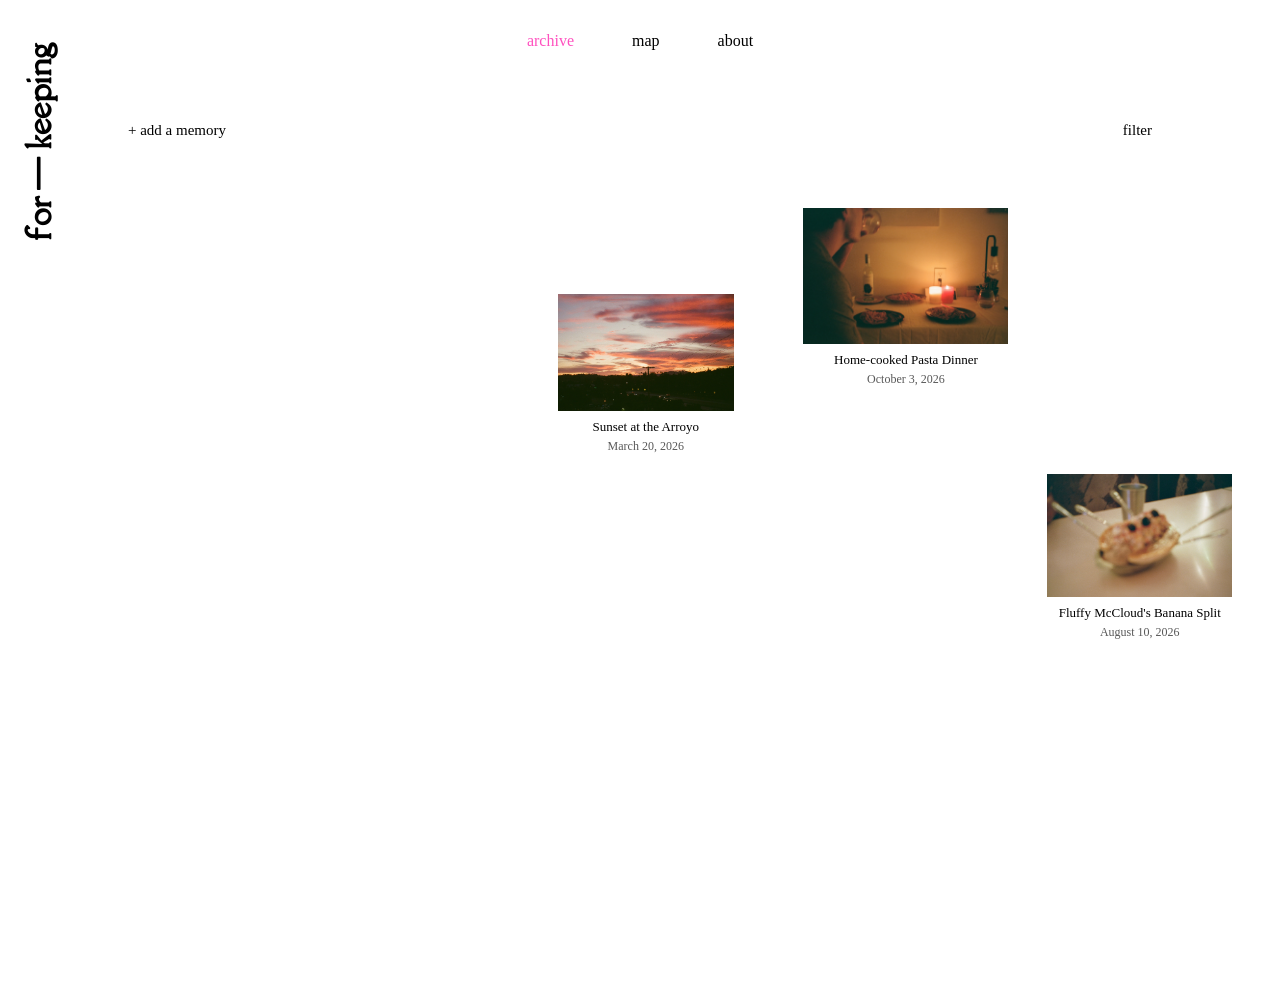
<file: index.html>
<!DOCTYPE html>
<html lang="en">
  <head>
    <meta charset="UTF-8" />
    <meta name="viewport" content="width=device-width, initial-scale=1.0" />
    <title>for keeping</title>

    <link rel="stylesheet" href="css/style.css" />
    <link rel="stylesheet" href="css/location.css" />

    <script>
      document.addEventListener('DOMContentLoaded', function() {

        // HAMBURGER MENU 

        var hamburger = document.querySelector('.mobile-menu');

        hamburger.addEventListener('click', function() {
          var menu = document.getElementById('menu');
          menu.classList.toggle('show');
        });


        // FILTER PANEL 

        var filterToggle = document.getElementById('filter-toggle');
        var filterPanel = document.getElementById('filter-panel');
        var closeFilter = document.getElementById('close-filter');

        function openFilters() {
          filterPanel.hidden = false;
          filterToggle.setAttribute('aria-expanded', 'true');
        }

        function closeFilters() {
          filterPanel.hidden = true;
          filterToggle.setAttribute('aria-expanded', 'false');
        }

        filterToggle.addEventListener('click', openFilters);
        closeFilter.addEventListener('click', closeFilters);

      });
    </script>
  </head>

  <body class="home">

    <!--  HEADER -->

    <header>
      <h1><a href="index.html">for &mdash; keeping</a></h1>
      <span class="mobile-menu">&#8801;</span>
      <nav>
        <ul id="menu">
          <li><a href="index.html" class="active">archive</a></li>
          <li><a href="map.html">map</a></li>
          <li><a href="about.html">about</a></li>
        </ul>
      </nav>
    </header>


    <!--ARCHIVE CONTROLS -->

    <div class="archive-controls">
      <div class="filter-wrapper">
        <button
          class="filter-toggle"
          id="filter-toggle"
          aria-expanded="false"
          aria-controls="filter-panel"
        >
          filter
        </button>

        <aside class="filter-panel" id="filter-panel" hidden>
          <button
            class="close-filter"
            id="close-filter"
            aria-label="Close filters"
          >
            &times;
          </button>

          <p class="filter-heading">filter by</p>
          <div class="archive-filters">
            <button class="filter-button active" data-filter="all">all</button>
            <button class="filter-button" data-filter="comfort">comfort</button>
            <button class="filter-button" data-filter="wonder">wonder</button>
            <button class="filter-button" data-filter="savor">savor</button>
          </div>
        </aside>
      </div>

      <button class="add-memory-button" id="add-memory-button">
        + add a memory
      </button>
    </div>


    <!--  MEMORY ARCHIVE -->

    <main id="archive">
      <div id="memory-container"></div>

      <!--  MEMORY OVERLAY  -->

      <div class="memory-overlay" id="memory-overlay" hidden>
        <div class="memory-overlay-content">
          <button class="save-memory-button" id="save-memory-button">
            save
          </button>
          <button class="close-overlay" aria-label="Close memory">
            &times;
          </button>
          <div id="memory-details"></div>
        </div>
      </div>


      <!--  ADD MEMORY OVERLAY -->

      <div class="memory-overlay" id="add-memory-overlay" hidden>
        <div class="memory-overlay-content add-memory-content">
          <button
            class="close-overlay"
            id="close-add-memory"
            aria-label="Close add memory form"
          >
            &times;
          </button>

          <h2 class="add-memory-heading">add a memory</h2>

          <form id="add-memory-form">
            <label for="new-memory-title">title</label>
            <input
              type="text"
              id="new-memory-title"
              name="title"
              placeholder="Give this memory a title"
              required
            />

            <label for="new-memory-date">date</label>
            <input
              type="date"
              id="new-memory-date"
              name="date"
              required
            />

            <label for="new-memory-description">description</label>
            <textarea
              id="new-memory-description"
              name="description"
              placeholder="Write something about this memory..."
              rows="4"
            ></textarea>

            <fieldset class="add-memory-tags">
              <legend>TAGS</legend>
              <label>
                <input type="checkbox" name="tags" value="comfort" />
                comfort
              </label>
              <label>
                <input type="checkbox" name="tags" value="wonder" />
                wonder
              </label>
              <label>
                <input type="checkbox" name="tags" value="savor" />
                savor
              </label>
            </fieldset>

            <label for="new-memory-media">PHOTOS AND VIDEOS</label>
            <input
              type="file"
              id="new-memory-media"
              name="media"
              accept="image/*,video/*"
              multiple
              required
            />

            <p class="upload-note">
              You can select multiple photos and videos.
            </p>

            <button type="submit" class="submit-memory-button">
              SAVE MEMORY
            </button>
            <p id="add-memory-message" role="status"></p>
          </form>
        </div>
      </div>
    </main>


    <!--  JAVASCRIPT FILES  -->

    <script src="js/memories.js" defer></script>
    <script src="js/storage.js" defer></script>
    <script src="js/archive.js" defer></script>
    <script src="js/location-picker.js" defer></script>

  </body>
</html>
</file>
<file: css/style.css>
@import url('https://fonts.googleapis.com/css2?family=Della+Respira&display=swap');


/* ---------- ROOT VARIABLES ---------- */

:root {
   --ink: #000000;
   --logoink: #000000;
   --paper: #fff;
   --accent: #ff51bf;
   --radius: rgb(229, 171, 185);
   --speed: 0.18s;

   --logofont: 'Della Respira', serif;
   --regfont: 'Times New Roman', serif;

   /* Archive layout parameters */
   --thumbnail-min: 90px;
   --thumbnail-max: 190px;

   /* Filter box colors */
   --filter-background: #f2f2f2;
   --filter-border: rgba(0, 0, 0, 0.3);
   --filter-hover: #e5e5e5;
}


/* ---------- GENERAL STYLING ---------- */

* {
   box-sizing: border-box;
}

body {
   font-family: var(--regfont);
   color: var(--ink);
   background: var(--paper);
   margin: 0;
}

html {
   scroll-behavior: smooth;
}


/* ---------- HEADER ---------- */

header {
   position: relative;
   z-index: 10;
}


/* Logo */

h1 {
   font-family: var(--logofont);
   color: var(--logoink);
   position: absolute;
   top: 15rem;
   left: 1rem;
   transform: rotate(-90deg);
   transform-origin: left top;
   margin: 0;
}

h1 a {
   color: var(--ink);
   text-decoration: none;
}

h1 a:hover {
   color: var(--accent);
}


/* Navigation */

nav {
   position: relative;
   z-index: 10;
   display: flex;
   justify-content: center;
}

nav ul {
   display: flex;
   flex-direction: row;
   justify-content: center;
   align-items: center;
   gap: 10px;
   list-style-type: none;
   margin: 0;
   padding: 1rem 0;
}

nav li {
   margin: 0;
}

nav a {
   display: block;
   padding: 1rem 1.5rem;
   color: var(--ink);
   text-decoration: none;
   transition: color 0.25s ease;
}

nav li a:hover {
   color: var(--accent);
}

nav a.active {
   color: var(--accent);
}


/* Hamburger menu */

.mobile-menu {
   display: none;
   cursor: pointer;
}


/* ---------- ARCHIVE CONTROLS ---------- */

/* 
   The controls are arranged in reverse order:
   filter appears on the right and add memory on the left.
*/

.archive-controls {
   position: relative;
   display: flex;
   justify-content: space-between;
   align-items: flex-start;
   flex-direction: row-reverse;
   width: 100%;
   margin: 2rem auto 1rem;

   /* Keeps both buttons slightly inward from the page edges */
   padding: 0 clamp(24px, 10vw, 160px);
}


/* Wrapper keeps the filter dropdown attached to its button */

.filter-wrapper {
   position: relative;
}


/* Shared button styling */

.filter-toggle,
.add-memory-button {
   background: none;
   border: none;
   padding: .5rem 0;
   color: var(--ink);
   font-family: var(--regfont);
   font-size: 15px;
   cursor: pointer;
   transition: color var(--speed) ease;
}

.filter-toggle:hover,
.add-memory-button:hover {
   color: var(--accent);
}


/* ---------- FILTER DROPDOWN ---------- */

/*
   The panel opens directly below the filter button.
   right: 0 aligns the panel's right edge with the button.
   Its width is limited so it stays inside the screen.
*/

.filter-panel {
   position: absolute;
   top: calc(100% + 12px);
   right: 0;
   left: auto;
   z-index: 50;

   width: min(280px, calc(100vw - 3rem));
   padding: 1.5rem;

   background: var(--filter-background);
   border: 1px solid var(--filter-border);
   box-shadow: 0 5px 18px rgba(0, 0, 0, .08);
}

/* Hides the panel until the filter button is clicked */

.filter-panel[hidden] {
   display: none;
}


/* Close button */

.close-filter {
   position: absolute;
   top: .8rem;
   right: 1rem;

   background: none;
   border: none;
   padding: 0;

   color: var(--ink);
   font-family: var(--regfont);
   font-size: 22px;
   line-height: 1;
   cursor: pointer;
}

.close-filter:hover {
   color: var(--accent);
}


/* Filter heading */

.filter-heading {
   margin: 0 0 1rem;
   font-size: 14px;
   text-transform: lowercase;
}


/* ---------- FILTER OPTIONS ---------- */

/*
   The filter options use a three-column grid.

   "All" occupies the entire first row.
   Comfort, Wonder, and Savor sit together on the second row.
*/

.archive-filters {
   display: grid;
   grid-template-columns: repeat(3, max-content);
   justify-content: start;
   align-items: center;
   column-gap: .5rem;
   row-gap: .65rem;
}


/* Individual filter buttons */

.filter-button {
   background: transparent;
   border: 1px solid var(--filter-border);
   border-radius: 0;
   padding: .4rem .6rem;

   color: var(--ink);
   font-family: var(--regfont);
   font-size: 14px;
   white-space: nowrap;
   cursor: pointer;

   transition:
      background-color var(--speed) ease,
      color var(--speed) ease,
      border-color var(--speed) ease;
}


/* The All option appears by itself on the first row */

.filter-button[data-filter="all"] {
   grid-column: 1 / -1;
   justify-self: start;
}


/* Hover state for the individual category buttons */

.filter-button:not([data-filter="all"]):hover {
   background: var(--filter-hover);
}


/* Selected category buttons */

.filter-button.active:not([data-filter="all"]) {
   background: var(--ink);
   border-color: var(--ink);
   color: white;
}


/* Add an X beside selected categories */

.filter-button.active:not([data-filter="all"])::after {
   content: " ×";
   margin-left: .35rem;
}


/* Hover state for the All option */

.filter-button[data-filter="all"]:hover {
   color: var(--accent);
}


/* Active All option */

.filter-button[data-filter="all"].active {
   background: var(--ink);
   border-color: var(--ink);
   color: white;
}


/* ---------- MEMORY ARCHIVE ---------- */

#archive {
   width: 100%;
   position: relative;
}


/* Container where JavaScript places memories */

#memory-container {
   position: relative;
   width: 100%;
   min-height: 80vh;
   padding: 2rem 8vw 8rem 10vw;
}


/* Individual memory */

.memory {
   position: absolute;
   margin: 0;
   cursor: pointer;
}


/* Memory thumbnail */

.memory-thumbnail {
   display: block;
   width: 100%;
   height: auto;
   object-fit: contain;
   transition: opacity 0.2s ease;
}

.memory:hover .memory-thumbnail {
   opacity: 0.8;
}


/* Memory caption */

.memory-caption {
   width: 100%;
   margin: 8px 0 0;
   font-family: var(--regfont);
   font-size: 13px;
   line-height: 1.3;
   text-align: center;
}

.memory-title {
   display: block;
   color: var(--ink);
   font-size: inherit;
}

.memory-date {
   display: block;
   color: var(--ink);
   opacity: 0.65;
   font-size: 12px;
   margin-top: 3px;
}


/* ---------- MEMORY OVERLAY ---------- */

.memory-overlay {
   position: fixed;
   inset: 0;
   z-index: 100;
   display: flex;
   justify-content: center;
   align-items: center;
   padding: 3rem;
   background: rgba(0, 0, 0, 0.4);
   overflow-y: auto;
}

.memory-overlay[hidden] {
   display: none;
}

.memory-overlay-content {
   position: relative;
   background: var(--paper);
   width: 85%;
   max-width: 900px;
   max-height: 85vh;
   overflow-y: auto;
   padding: 3rem;
}

.close-overlay {
   position: absolute;
   top: 1rem;
   right: 1.5rem;
   background: none;
   border: none;
   font-family: var(--regfont);
   font-size: 28px;
   cursor: pointer;
   color: var(--ink);
}

.close-overlay:hover {
   color: var(--accent);
}


/* ---------- MEMORY OVERLAY CONTENT ---------- */

.memory-detail-title {
   font-family: var(--regfont);
   font-size: 24px;
   font-weight: normal;
   margin: 0 0 .5rem;
}

.memory-detail-date {
   font-size: 13px;
   opacity: .65;
   margin: 0 0 1.5rem;
}

.memory-detail-description {
   font-size: 15px;
   line-height: 1.5;
   margin: 0 0 1.5rem;
}

.memory-detail-tags {
   display: flex;
   flex-wrap: wrap;
   gap: .5rem;
   margin-bottom: 2rem;
}

.memory-detail-tag {
   border: 1px solid var(--filter-border);
   padding: .3rem .6rem;
   font-size: 12px;
}

.memory-detail-media {
   display: flex;
   flex-direction: column;
   align-items: center;
   gap: 1.5rem;
   margin-top: 1rem;
}

.memory-detail-image,
.memory-detail-video {
   display: block;
   width: 100%;
   max-height: 65vh;
   object-fit: contain;
}


/* ---------- EDITABLE MEMORY INFORMATION ---------- */

/* Title */

.memory-detail-title {
   cursor: text;
   outline: none;
   border-radius: 2px;
   transition: background-color var(--speed) ease;
}

.memory-detail-title:hover,
.memory-detail-title:focus {
   background-color: #f2f2f2;
}


/* Date */

.memory-detail-date {
   display: block;
   border: none;
   background: transparent;
   padding: 3px;
   font-family: var(--regfont);
   font-size: 13px;
   color: var(--ink);
   opacity: .65;
   cursor: pointer;
}

.memory-detail-date:hover,
.memory-detail-date:focus {
   background-color: #f2f2f2;
   opacity: 1;
   outline: none;
}


/* Description */

.memory-detail-description {
   min-height: 1.5rem;
   cursor: text;
   outline: none;
   border-radius: 2px;
   transition: background-color var(--speed) ease;
}

.memory-detail-description:hover,
.memory-detail-description:focus {
   background-color: #f2f2f2;
}

.memory-detail-description:empty::before {
   content: attr(data-placeholder);
   color: #999;
}


/* Tags */

.memory-detail-tags-heading {
   font-size: 14px;
   margin-bottom: .5rem;
}

.memory-edit-media-heading {
   font-size: 14px;
   margin-bottom: .5rem;
}

.memory-detail-tags {
   display: flex;
   flex-wrap: wrap;
   gap: .5rem;
   margin-bottom: 2rem;
}

.memory-detail-tag {
   background: transparent;
   border: 1px solid var(--filter-border);
   border-radius: 0;
   padding: .3rem .6rem;
   font-family: var(--regfont);
   font-size: 12px;
   color: var(--ink);
   cursor: pointer;
   transition: background-color var(--speed) ease, color var(--speed) ease;
}

.memory-detail-tag:hover {
   background-color: var(--filter-hover);
}

.memory-detail-tag.selected {
   background-color: var(--ink);
   color: white;
   border-color: var(--ink);
}


/* Save and delete buttons */

#save-memory-button,
.memory-delete-button {
   display: inline-block;
   background: transparent;
   border: 1px solid var(--filter-border);
   border-radius: 0;
   padding: .3rem .6rem;


   font-family: var(--regfont);
   font-size: 12px;
   line-height: normal;
   color: var(--ink);

   cursor: pointer;
   transition: background-color var(--speed) ease, color var(--speed) ease;
}

#save-memory-button {
    margin-bottom: 2rem;
}

.memory-delete-button {
    margin-top: 2rem;
}

#save-memory-button:hover,
.memory-delete-button:hover {
   background-color: var(--filter-hover);
}

#save-memory-button:disabled,
.memory-delete-button:disabled {
   opacity: .5;
   cursor: default;
}


/* ---------- ADD MEMORY FORM ---------- */

.add-memory-content {
   text-align: left;
   max-width: 650px;
}

.add-memory-heading {
   font-family: var(--regfont);
   font-size: 24px;
   font-weight: normal;
   margin: 0 0 2rem;
}

#add-memory-form {
   display: flex;
   flex-direction: column;
   gap: .6rem;
}

#add-memory-form > label {
   font-size: 13px;
   margin-top: .8rem;
}

#add-memory-form input[type="text"],
#add-memory-form input[type="date"],
#add-memory-form textarea {
   width: 100%;
   box-sizing: border-box;
   padding: .7rem;
   border: 1px solid var(--filter-border);
   border-radius: 0;
   background: transparent;
   color: var(--ink);
   font-family: var(--regfont);
   font-size: 14px;
}

#add-memory-form textarea {
   resize: vertical;
   line-height: 1.5;
}

#add-memory-form input:focus,
#add-memory-form textarea:focus {
   outline: 1px solid var(--ink);
}

.add-memory-tags {
   display: flex;
   flex-wrap: wrap;
   gap: 1rem;
   border: none;
   padding: 0;
   margin: 1rem 0;
}

.add-memory-tags legend {
   font-size: 13px;
   margin-bottom: .8rem;
}

.add-memory-tags label {
   display: flex;
   align-items: center;
   gap: .4rem;
   font-size: 13px;
   cursor: pointer;
}

.add-memory-tags input {
   accent-color: var(--ink);
}

#new-memory-media {
   font-family: var(--regfont);
   font-size: 13px;
   max-width: 100%;
}

.upload-note {
   font-size: 12px;
   opacity: .6;
   margin: .2rem 0 1rem;
}

.submit-memory-button {
   align-self: flex-start;
   padding: .7rem 1.2rem;
   margin-top: 1rem;
   border: 1px solid var(--ink);
   border-radius: 0;
   background: var(--ink);
   color: white;
   font-family: var(--regfont);
   font-size: 13px;
   cursor: pointer;
   transition: background-color var(--speed) ease, color var(--speed) ease;
}

.submit-memory-button:hover {
   background: transparent;
   color: var(--ink);
}

.submit-memory-button:disabled {
   opacity: .5;
   cursor: wait;
}

#add-memory-message {
   font-size: 13px;
   margin-top: .5rem;
}




/* ---------- EDITABLE MEMORY MEDIA ---------- */

.memory-edit-media-list {
  display: flex;
  flex-direction: column;
  gap: 1.5rem;
}

.memory-edit-media-item {
  display: flex;
  flex-direction: column;
  align-items: flex-start;
  gap: .5rem;
}

.memory-edit-media-item img,
.memory-edit-media-item video {
  display: block;
  max-width: 100%;
  max-height: 450px;
  object-fit: contain;
}

.memory-media-remove-button,
.memory-add-media-label {
  display: inline-block;
  background: transparent;
  border: 1px solid var(--filter-border);
  border-radius: 0;
  padding: .3rem .6rem;
  font-family: var(--regfont);
  font-size: 12px;
  line-height: normal;
  color: var(--ink);
  cursor: pointer;
  transition: background-color var(--speed) ease;
}

.memory-media-remove-button:hover,
.memory-add-media-label:hover {
  background-color: var(--filter-hover);
}

.memory-add-media-label {
  display: inline-block;
  margin-top: 1rem;
  padding: 0;
  background: transparent;
  border: none;
  border-radius: 0;
  font-family: var(--regfont);
  font-size: 14px;
  line-height: normal;
  color: var(--ink);
  cursor: pointer;
  transition: opacity var(--speed) ease;
}

.memory-add-media-label:hover {
  opacity: .6;
}

.memory-add-media-input {
  display: none;
}

.memory-media-remove-button:disabled {
  opacity: .5;
  cursor: default;
}




/* ---------- TABLET ---------- */

@media screen and (min-width: 768px) and (max-width: 1024px) {

   /* Header */

   header {
      flex-direction: column;
      justify-content: center;
      align-items: stretch;
      text-align: center;
      padding: 0;
   }

   h1 {
      position: relative;
      top: auto;
      left: auto;
      transform: none;
      text-align: center;
      margin: 1rem 0;
   }


   /* Hamburger menu */

   .mobile-menu {
      display: block;
      font-size: 3rem;
      color: var(--ink);
      position: absolute;
      top: .5rem;
      left: 1rem;
      z-index: 30;
   }


   /* Navigation dropdown */

   nav ul {
      flex-direction: column;
      align-items: flex-start;
      position: absolute;
      top: 0;
      left: 1rem;
      width: 180px;
      background-color: white;
      padding: .5rem;
      opacity: 0;
      visibility: hidden;
      pointer-events: none;
      transition: opacity .2s ease, visibility .2s ease;
   }

   nav ul.show {
      opacity: 1;
      visibility: visible;
      pointer-events: auto;
   }

   nav ul li {
      width: 100%;
      text-align: left;
   }

   nav ul li a {
      padding: .7rem 1rem;
   }

   nav {
      width: 100%;
   }

   nav li {
      width: 100%;
   }


   /* Archive controls */

   .archive-controls {
      margin-top: 1.5rem;
      padding: 0 6vw;
   }


   /* Memory archive */

   #memory-container {
      padding: 2rem 5vw 6rem;
   }


   /* Memory overlay */

   .memory-overlay-content {
      width: 90%;
      padding: 2.5rem;
   }

}


/* ---------- MOBILE ---------- */

@media screen and (max-width: 767px) {

   /* Header */

   header {
      position: relative;
      z-index: 10;
      flex-direction: column;
      justify-content: center;
      align-items: stretch;
      text-align: center;
      padding: 0;
   }

   h1 {
      position: relative;
      top: auto;
      left: auto;
      transform: none;
      text-align: center;
      margin: 1rem 0;
   }


   /* Hamburger menu */

   .mobile-menu {
      display: block;
      font-size: 3rem;
      color: var(--ink);
      position: absolute;
      top: .5rem;
      left: 1rem;
      z-index: 30;
   }


   /* Navigation dropdown */

   nav ul {
      flex-direction: column;
      align-items: flex-start;
      position: absolute;
      top: 0;
      left: 1rem;
      width: 180px;
      background-color: white;
      padding: .5rem;
      z-index: 100;
      opacity: 0;
      visibility: hidden;
      pointer-events: none;
      transition: opacity .2s ease, visibility .2s ease;
   }

   nav ul.show {
      opacity: 1;
      visibility: visible;
      pointer-events: auto;
   }

   nav ul li {
      width: 100%;
      text-align: left;
   }

   nav ul li a {
      padding: .7rem 1rem;
   }

   nav {
      width: 100%;
   }

   nav li {
      width: 100%;
   }


   /* Archive controls */

   .archive-controls {
      padding: 0 1.5rem;
      margin: 1.5rem auto;
   }

   .filter-toggle,
   .add-memory-button {
      font-size: 14px;
   }

   .filter-panel {
      width: min(250px, calc(100vw - 3rem));
   }


   /* Memory archive */

   #memory-container {
      display: flex;
      flex-direction: column;
      align-items: center;
      gap: 3rem;
      padding: 2rem 1rem 6rem;
      min-height: 60vh;
   }

   .memory {
      position: relative;
      width: auto;
      max-width: 80%;
   }

   .memory-thumbnail {
      width: 100%;
      height: auto;
   }

   .memory-caption {
      font-size: 13px;
   }


   /* Memory overlay */

   .memory-overlay {
      padding: 1rem;
   }

   .memory-overlay-content {
      width: 100%;
      max-height: 90vh;
      padding: 2.5rem 1.25rem 1.5rem;
   }

}
</file>
<file: css/location.css>
/* ---------- LOCATION PICKER ---------- */

.location-picker {
  position: relative;
  width: 100%;
  margin: 8px 0 18px;
  font-family: var(--regfont, "Times New Roman", serif);
}

.location-search-input {
  box-sizing: border-box;
  width: 100%;
  padding: 10px 11px;
  border: 1px solid rgba(0, 0, 0, 0.28);
  border-radius: 0;
  background: white;
  color: var(--ink, #000);
  font: inherit;
}

.location-search-input:focus {
  outline: 1px solid var(--ink, #000);
  outline-offset: 1px;
}

.location-suggestions {
  position: absolute;
  z-index: 20;
  top: 40px;
  left: 0;
  width: 100%;
  max-height: 210px;
  overflow-y: auto;
  background: white;
  border: 1px solid rgba(0, 0, 0, 0.25);
  box-shadow: 0 5px 14px rgba(0, 0, 0, 0.08);
}

.location-suggestions[hidden] {
  display: none;
}

.location-suggestion {
  display: block;
  width: 100%;
  padding: 10px 11px;
  border: 0;
  border-bottom: 1px solid rgba(0, 0, 0, 0.09);
  background: white;
  color: var(--ink, #000);
  text-align: left;
  font: inherit;
  cursor: pointer;
}

.location-suggestion:hover,
.location-suggestion:focus {
  background: #f2f2f2;
}

.location-picker-controls {
  display: flex;
  justify-content: space-between;
  align-items: baseline;
  gap: 12px;
  margin-top: 6px;
  font-size: 0.9rem;
}

.selected-location-label {
  color: rgba(0, 0, 0, 0.65);
}

.location-clear-button {
  padding: 0;
  border: 0;
  background: transparent;
  color: var(--ink, #000);
  text-decoration: underline;
  font: inherit;
  cursor: pointer;
  white-space: nowrap;
}
</file>
